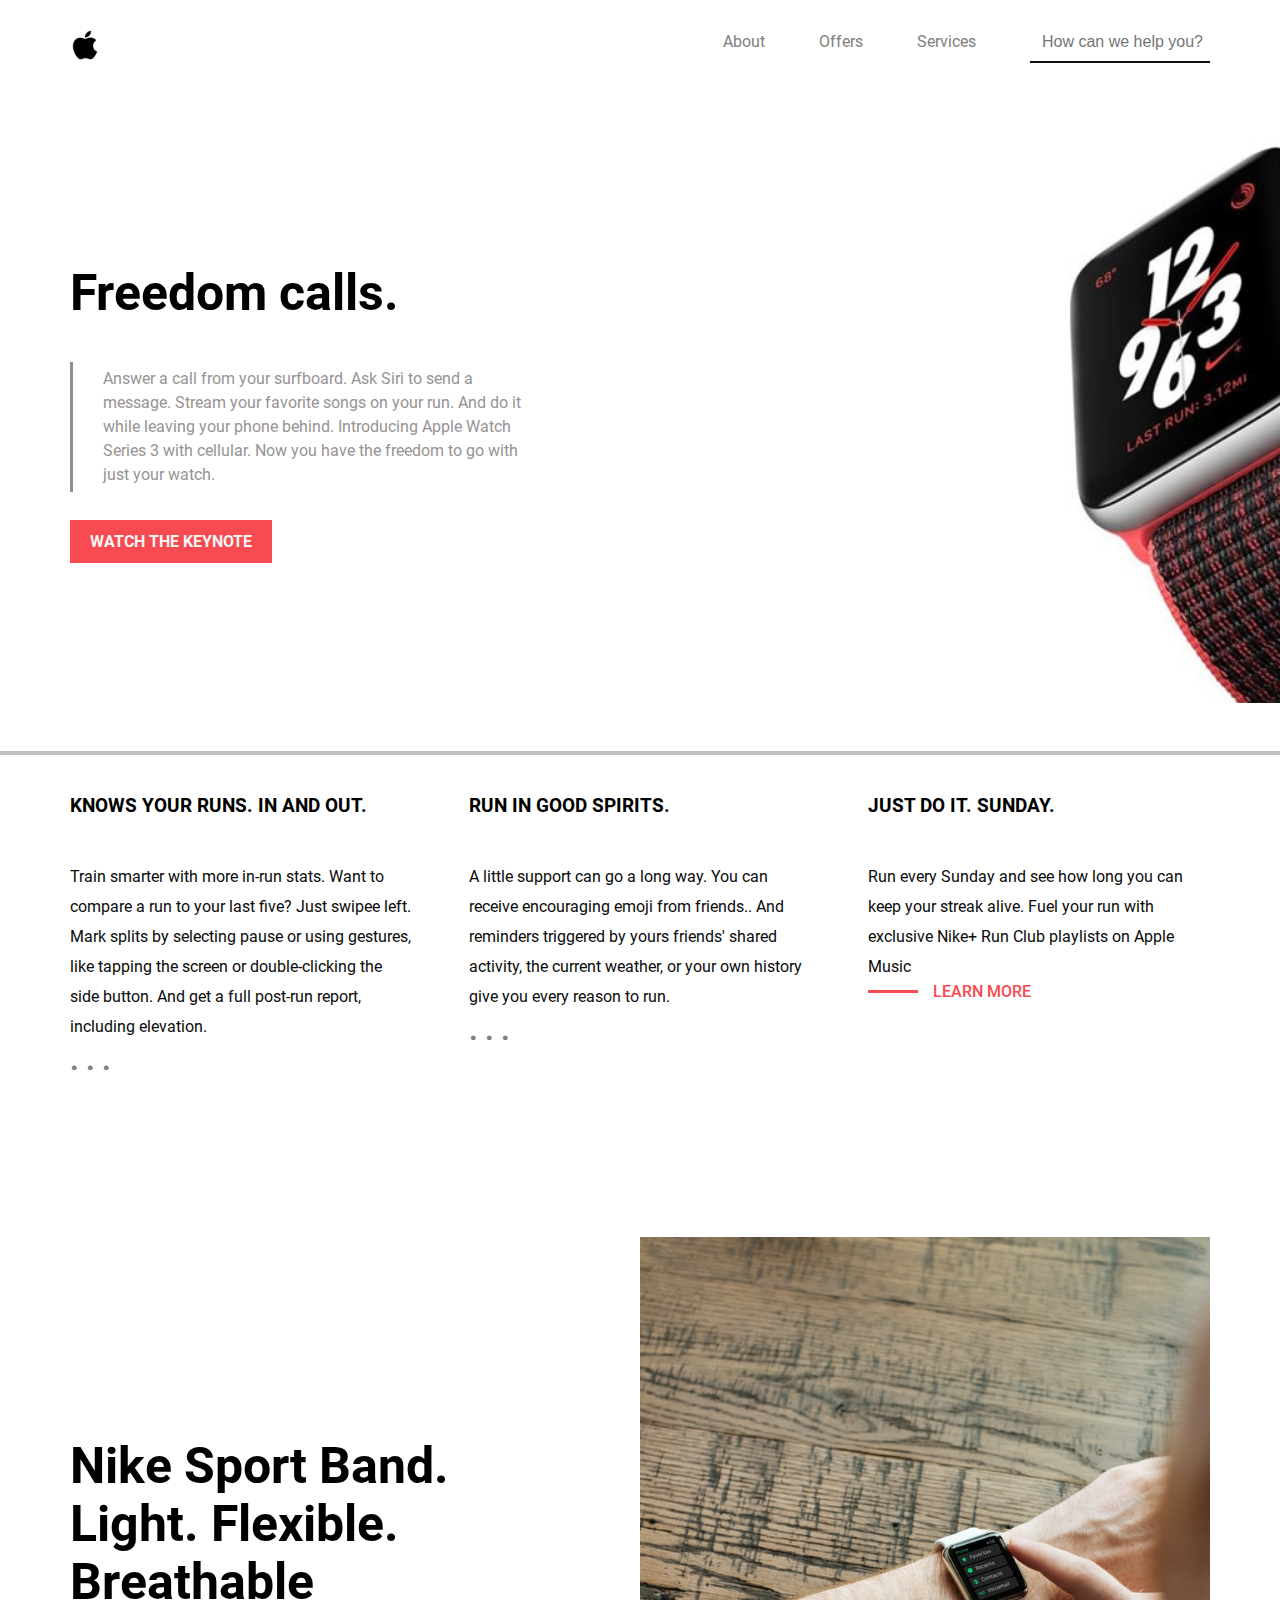
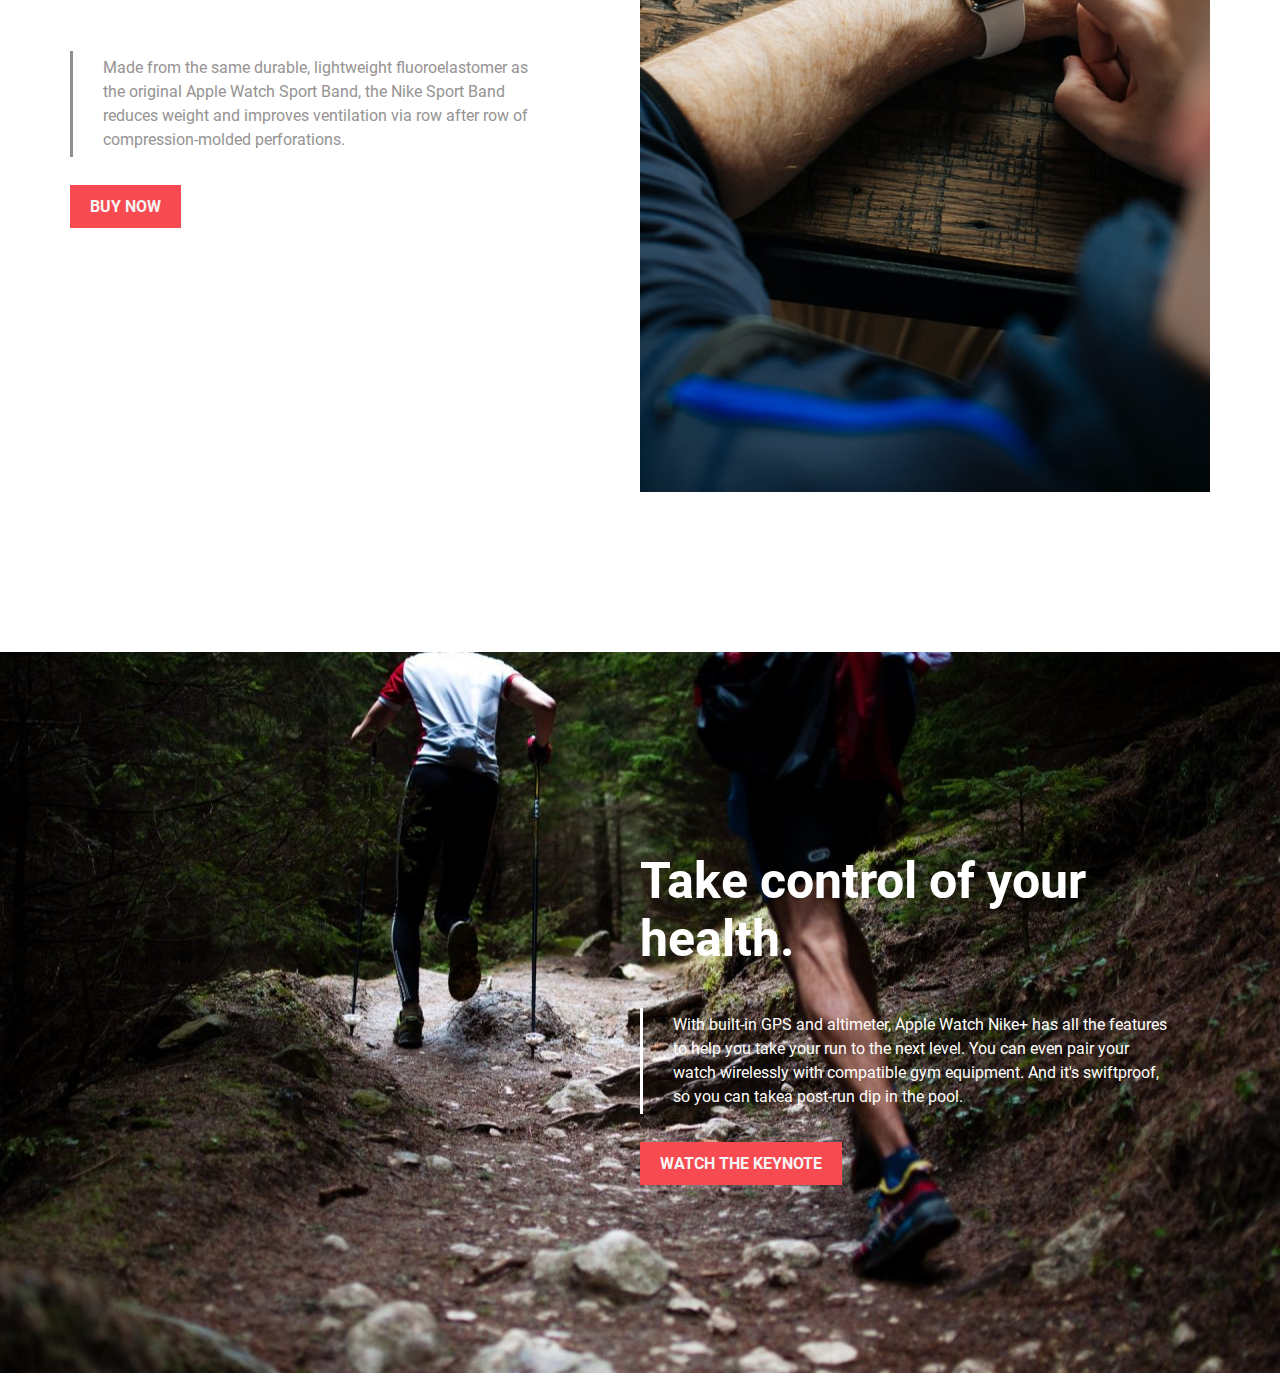
<file: index.html>
<!DOCTYPE html>
<html lang="en">
<head>
    <meta charset="UTF-8">
    <meta http-equiv="X-UA-Compatible" content="IE=edge">
    <meta name="viewport" content="width=device-width, initial-scale=1.0">
    <title>Imtihon</title>
    <link rel="stylesheet" href="./css/style.css">
</head>
<body>
    <header class="header">
        <nav class="nav">
            <div class="container">
                <a href="#">
                    <img src="./img/apple.png" alt="Apple Logo" class="logo">
                </a>
                <div class="nav-right">
                    <a href="#" class="nav-link">About</a>
                    <a href="#" class="nav-link">Offers</a>
                    <a href="#" class="nav-link">Services</a>
                    <input type="search" class="search" placeholder="How can we help you?">
                </div>
            </div>
        </nav>
        <section class="freedom">
            <div class="container">
                <div class="box">
                   <h1 class="freedom-title">Freedom calls.</h1>
                    <div class="text-div">
                        <p class="freedom-text">Answer a call from your surfboard. Ask Siri to send a message. Stream your favorite songs on your run. And do it while leaving your phone behind. Introducing Apple Watch Series 3 with cellular. Now you have the freedom to go with just your watch.</p>
                    </div>    
                    <a href="#" class="freedom-link">WATCH THE KEYNOTE</a> 
                </div>
            </div>
        </section>
    </header>
    <section class="three">
        <div class="container">
            <ul class="three-list">
                <li class="three-item">
                    <h3 class="three-title">KNOWS YOUR RUNS. IN AND OUT.</h3>
                    <p class="three-info">Train smarter with more in-run stats. Want to compare a run to your last five? Just swipee left. Mark splits by selecting pause or using gestures, like tapping the screen or double-clicking the side button. And get a full post-run report, including elevation.</p>
                    <strong class="three-dots">. . .</strong>
                </li>
                <li class="three-item">
                    <h3 class="three-title">RUN IN GOOD SPIRITS.</h3>
                    <p class="three-info">A little support can go a long way. You can receive encouraging emoji from friends.. And reminders triggered by yours friends' shared activity, the current weather, or your own history give you every reason to run.
                    </p>
                    <strong class="three-dots">. . .</strong>
                </li>
                <li class="three-item">
                    <h3 class="three-title">JUST DO IT. SUNDAY.</h3>
                    <p class="three-info">Run every Sunday and see how long you can keep your streak alive. Fuel your run with exclusive Nike+ Run Club playlists on Apple Music</p>
                        <a href="#" class="learn">
                            <hr>
                            <p>LEARN MORE</p>
                        </a>
                </li>
            </ul>
        </div>
    </section>
    <main class="main">
        <div class="container">
                <div class="box1">
                    <h1 class="freedom-title">Nike Sport Band. Light. Flexible. Breathable</h1>
                
                    <div class="text-div">
                        <p class="freedom-text">Made from the same durable, lightweight fluoroelastomer as the original Apple Watch Sport Band, the Nike Sport Band reduces weight and improves ventilation via row after row of compression-molded perforations.</p>
                    </div>    
                    <a href="#" class="freedom-link">BUY NOW</a> 
                </div>
            
        <img src="./img/time.jpg" alt="Time" class="img-time">

        </div>
    </main>
    <footer class="footer">
        <div class="container">
           <div class="box3">
            <h1 class="freedom-title">Take control of your health.</h1>
            <div class="text-div">
                <p class="control-text">With built-in GPS and altimeter, Apple Watch Nike+ has all the features to help you take your run to the next level. You can even pair your watch wirelessly with compatible gym equipment. And it's swiftproof, so you can takea post-run dip in the pool.</p>
            </div>    
            <a href="#" class="freedom-link">WATCH THE KEYNOTE</a> 
           </div> 
        </div>
    </footer>
</body>
</html>
</file>
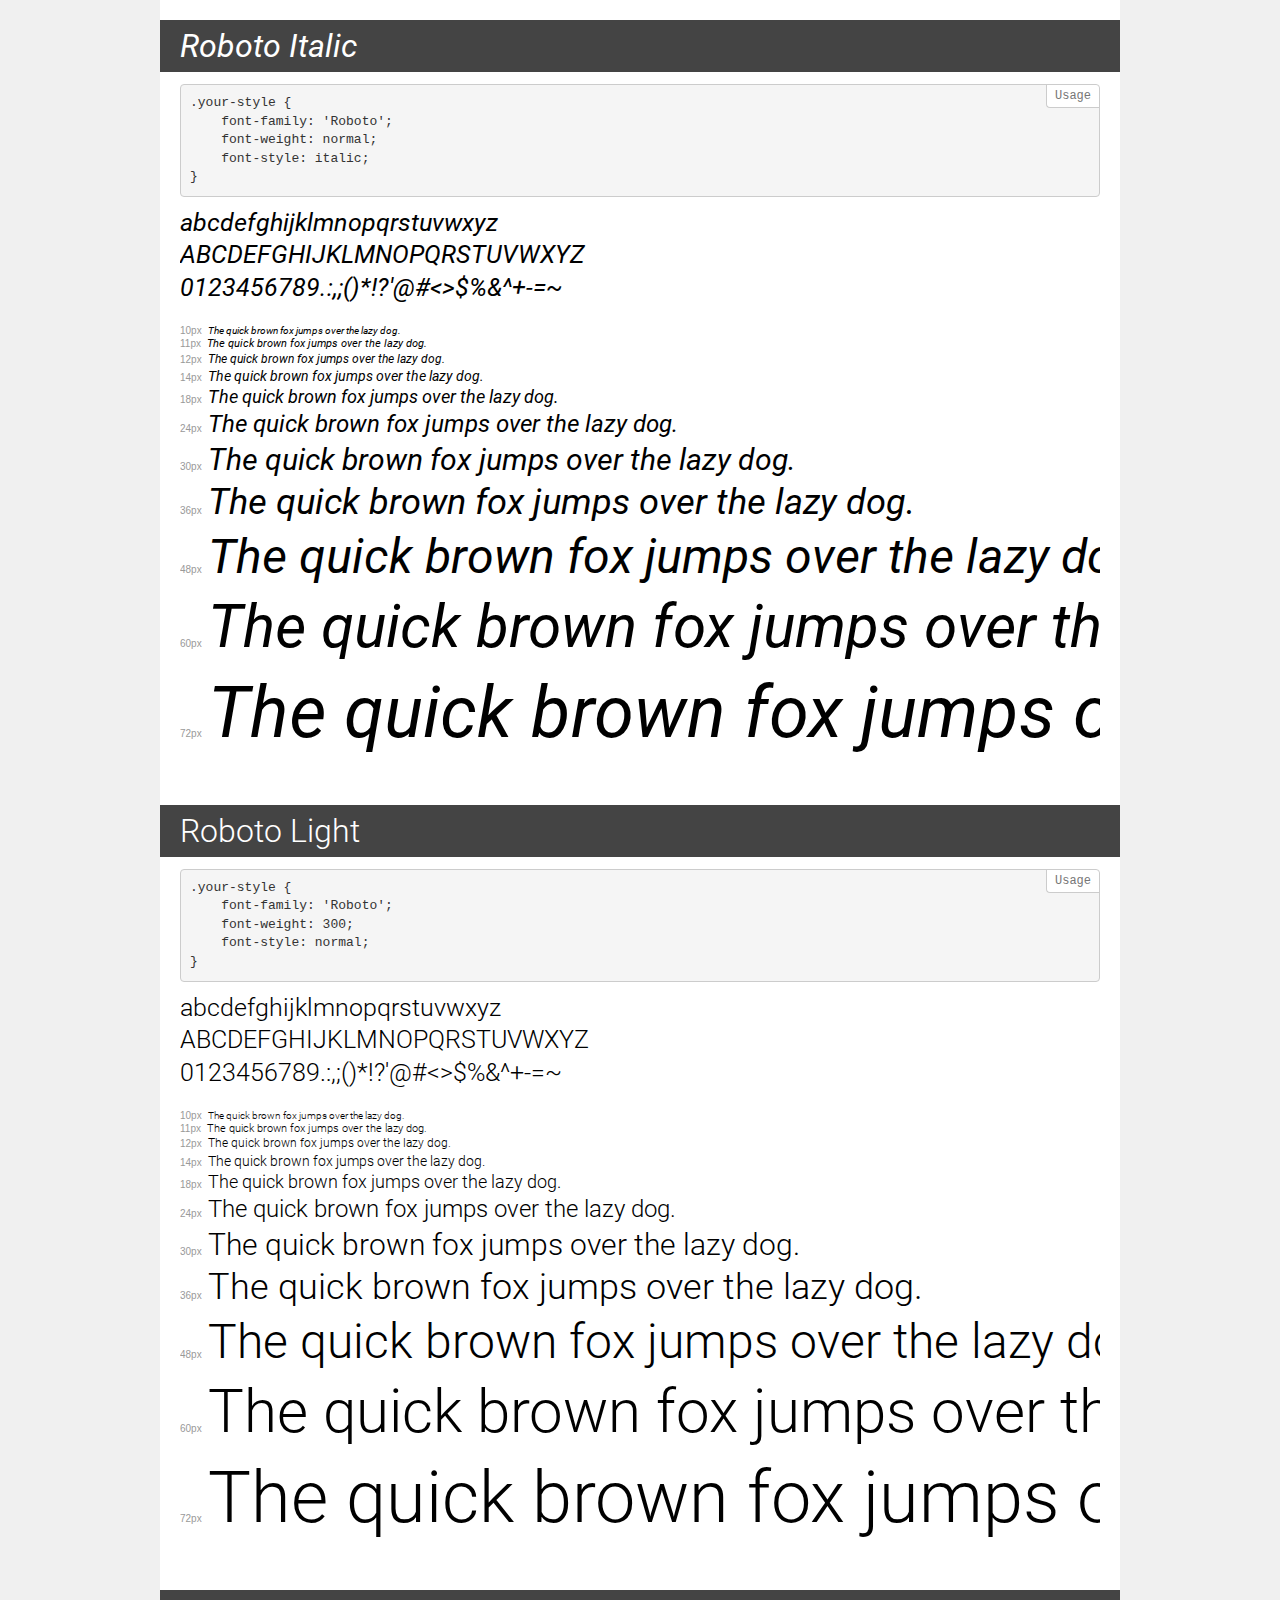
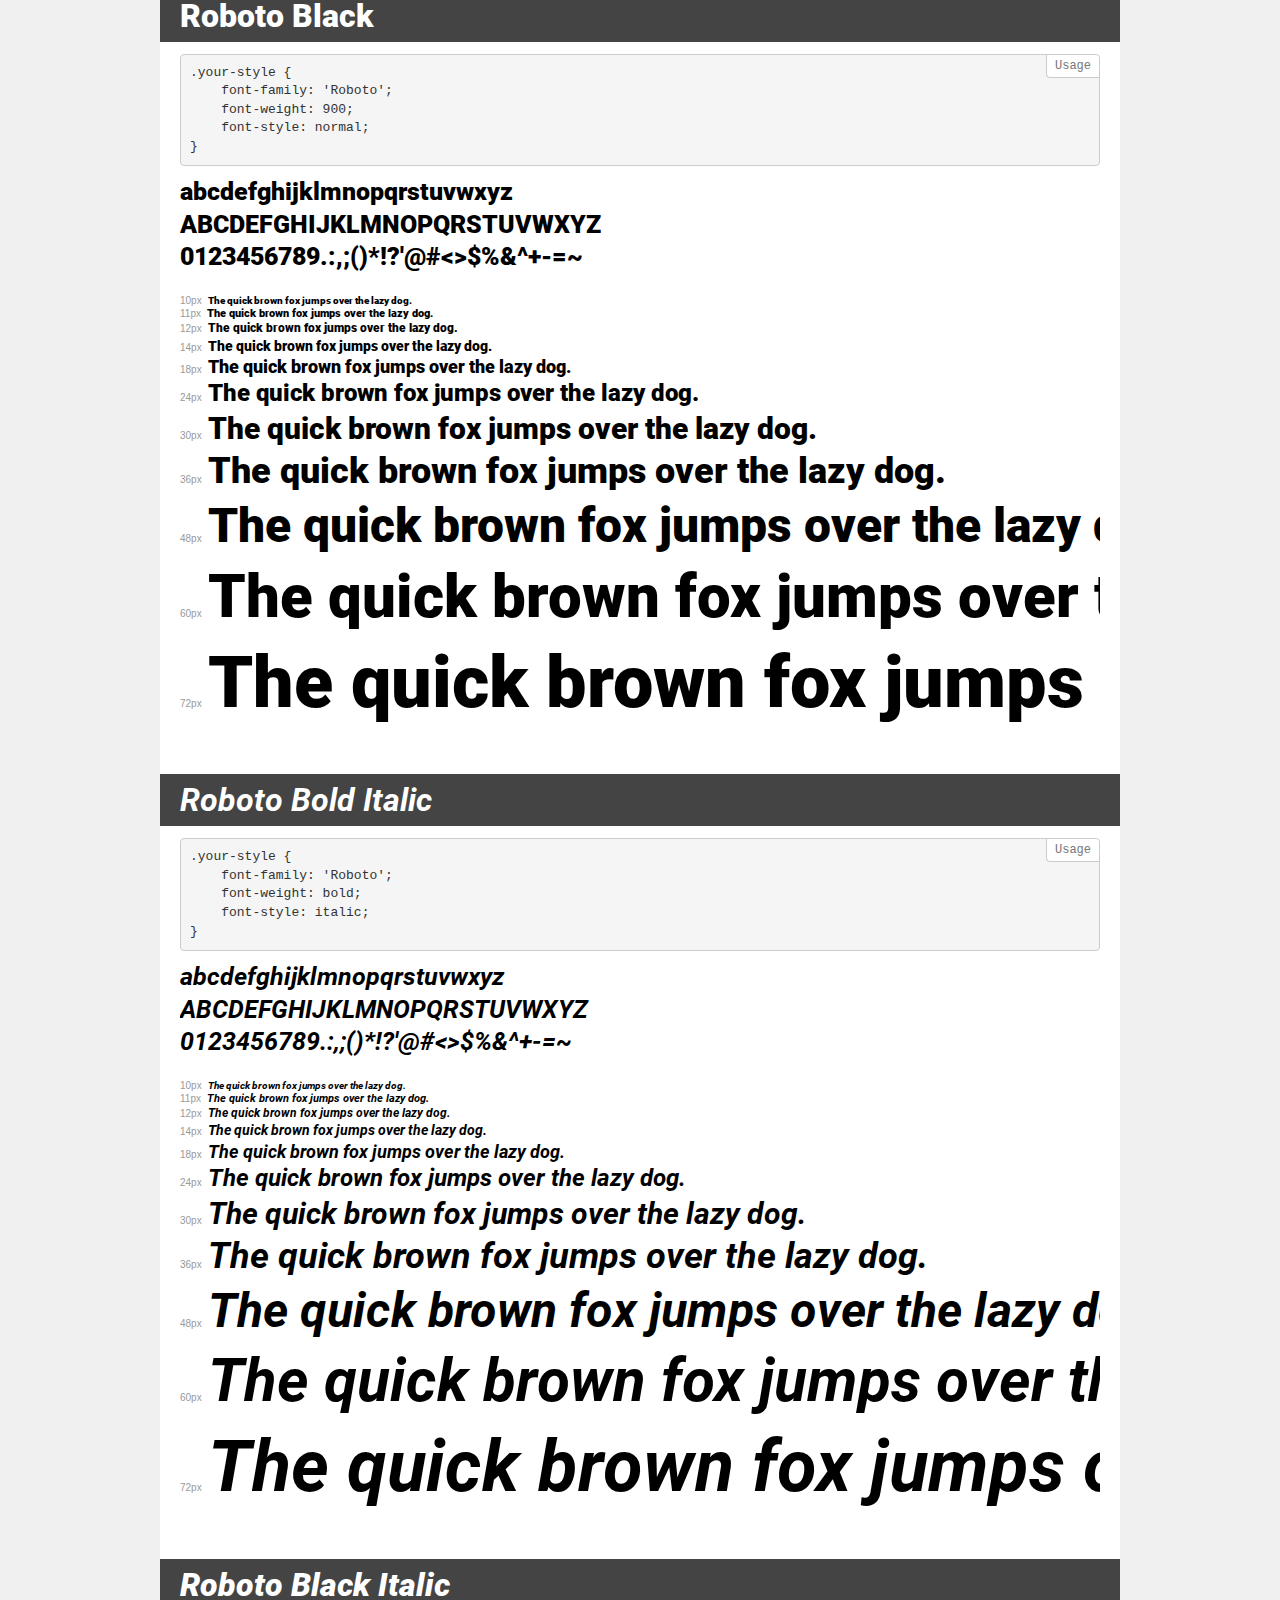
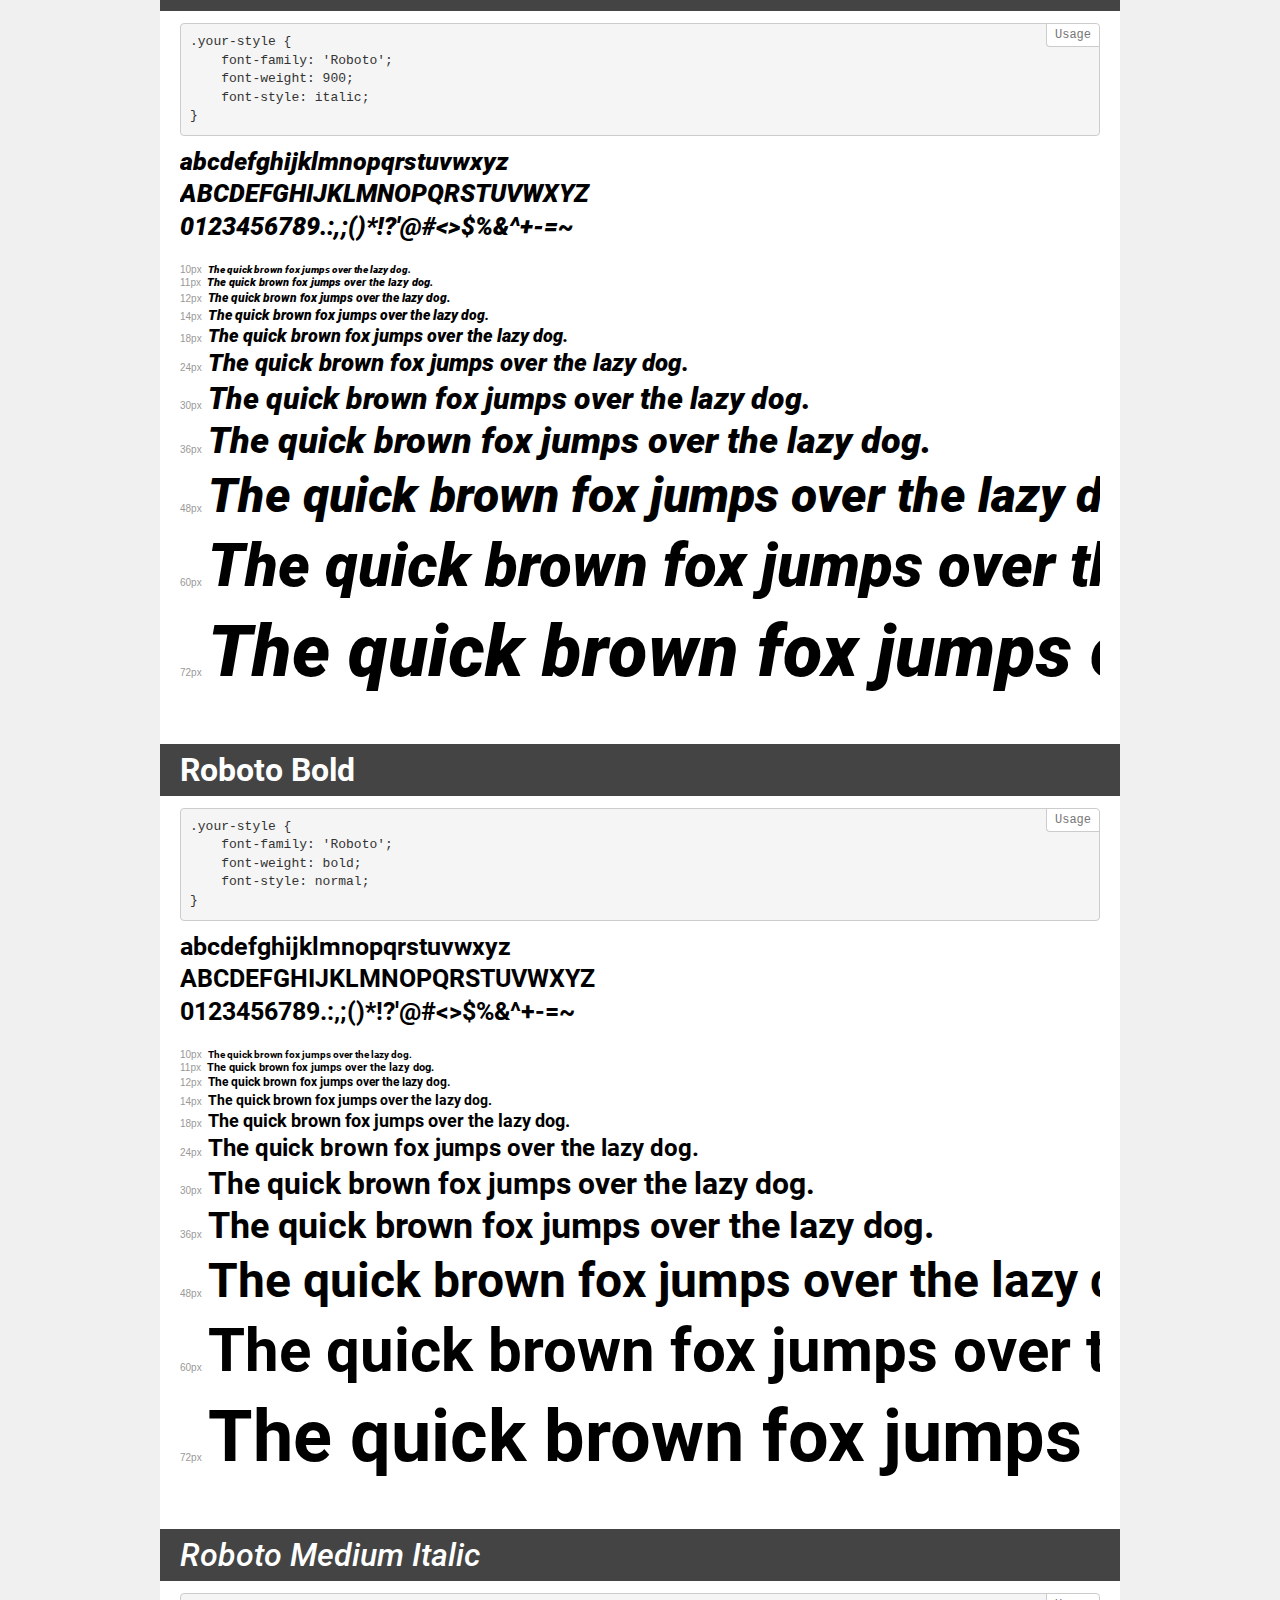
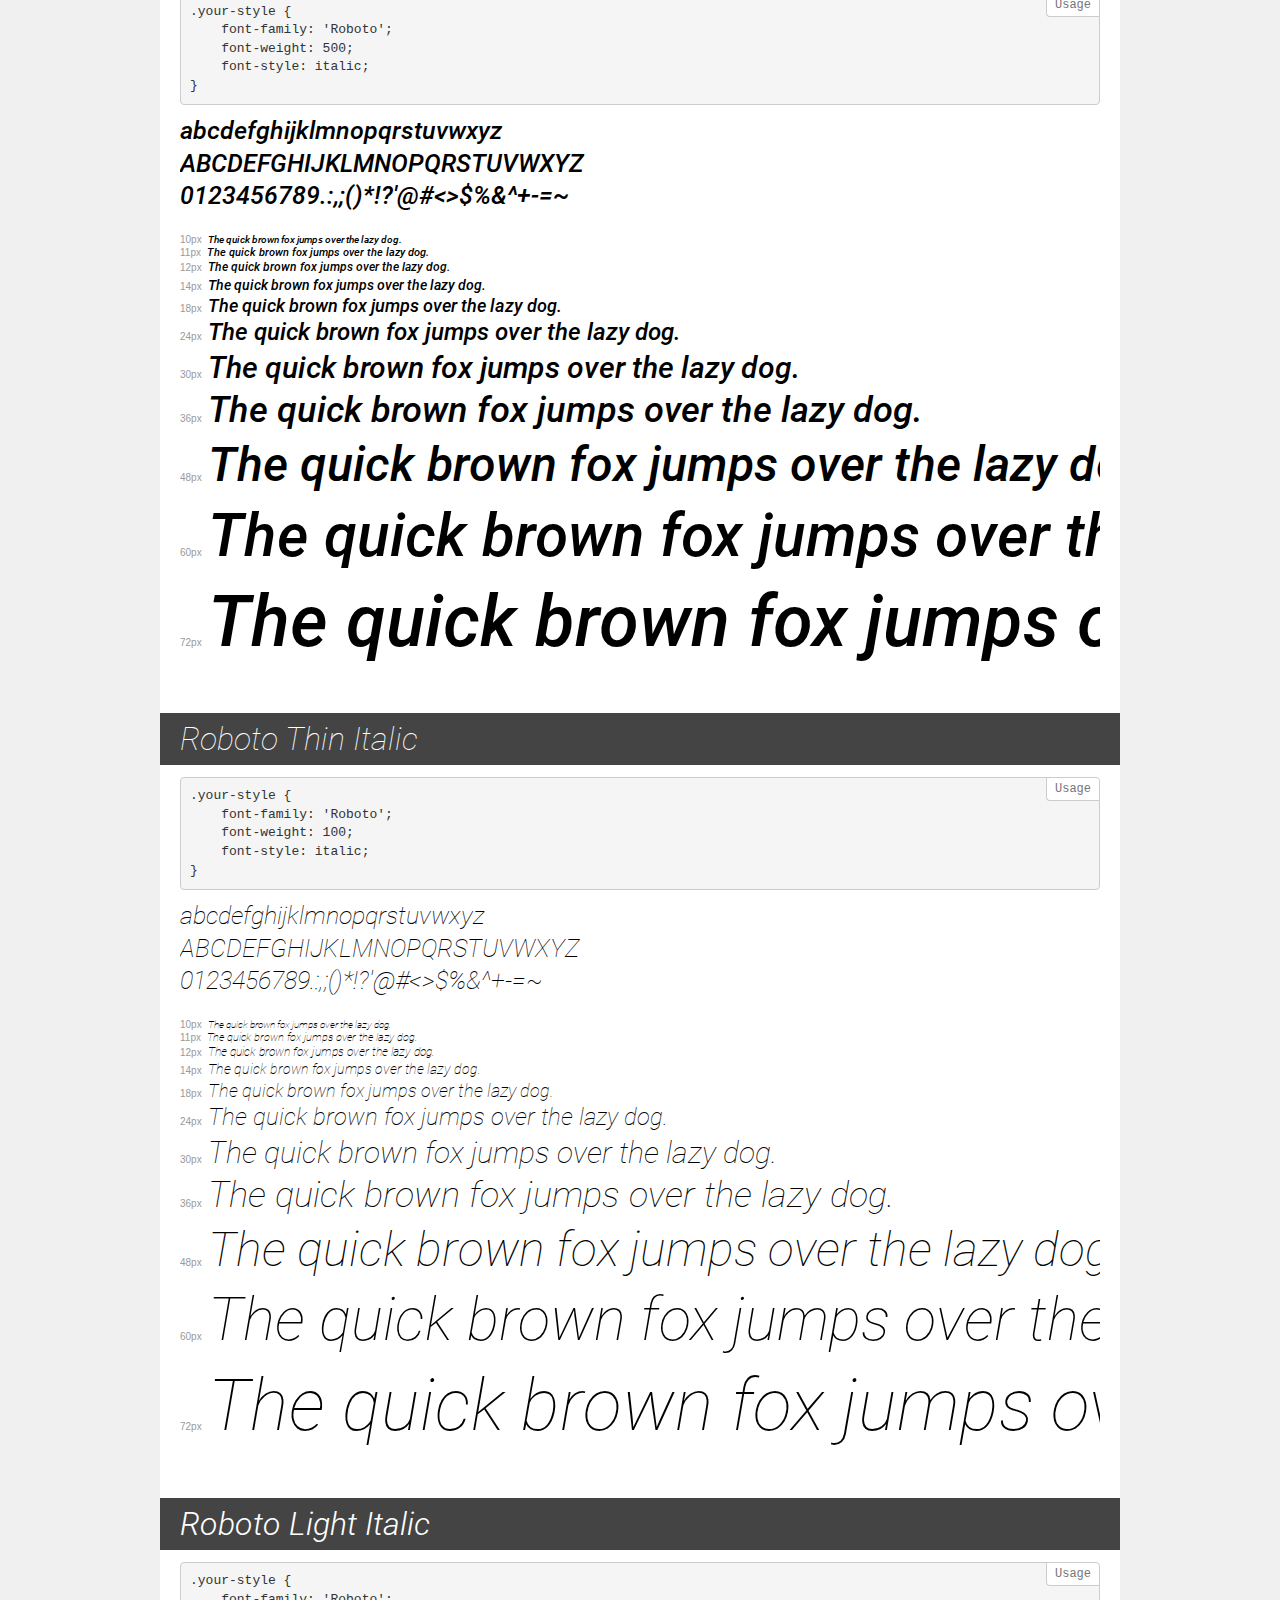
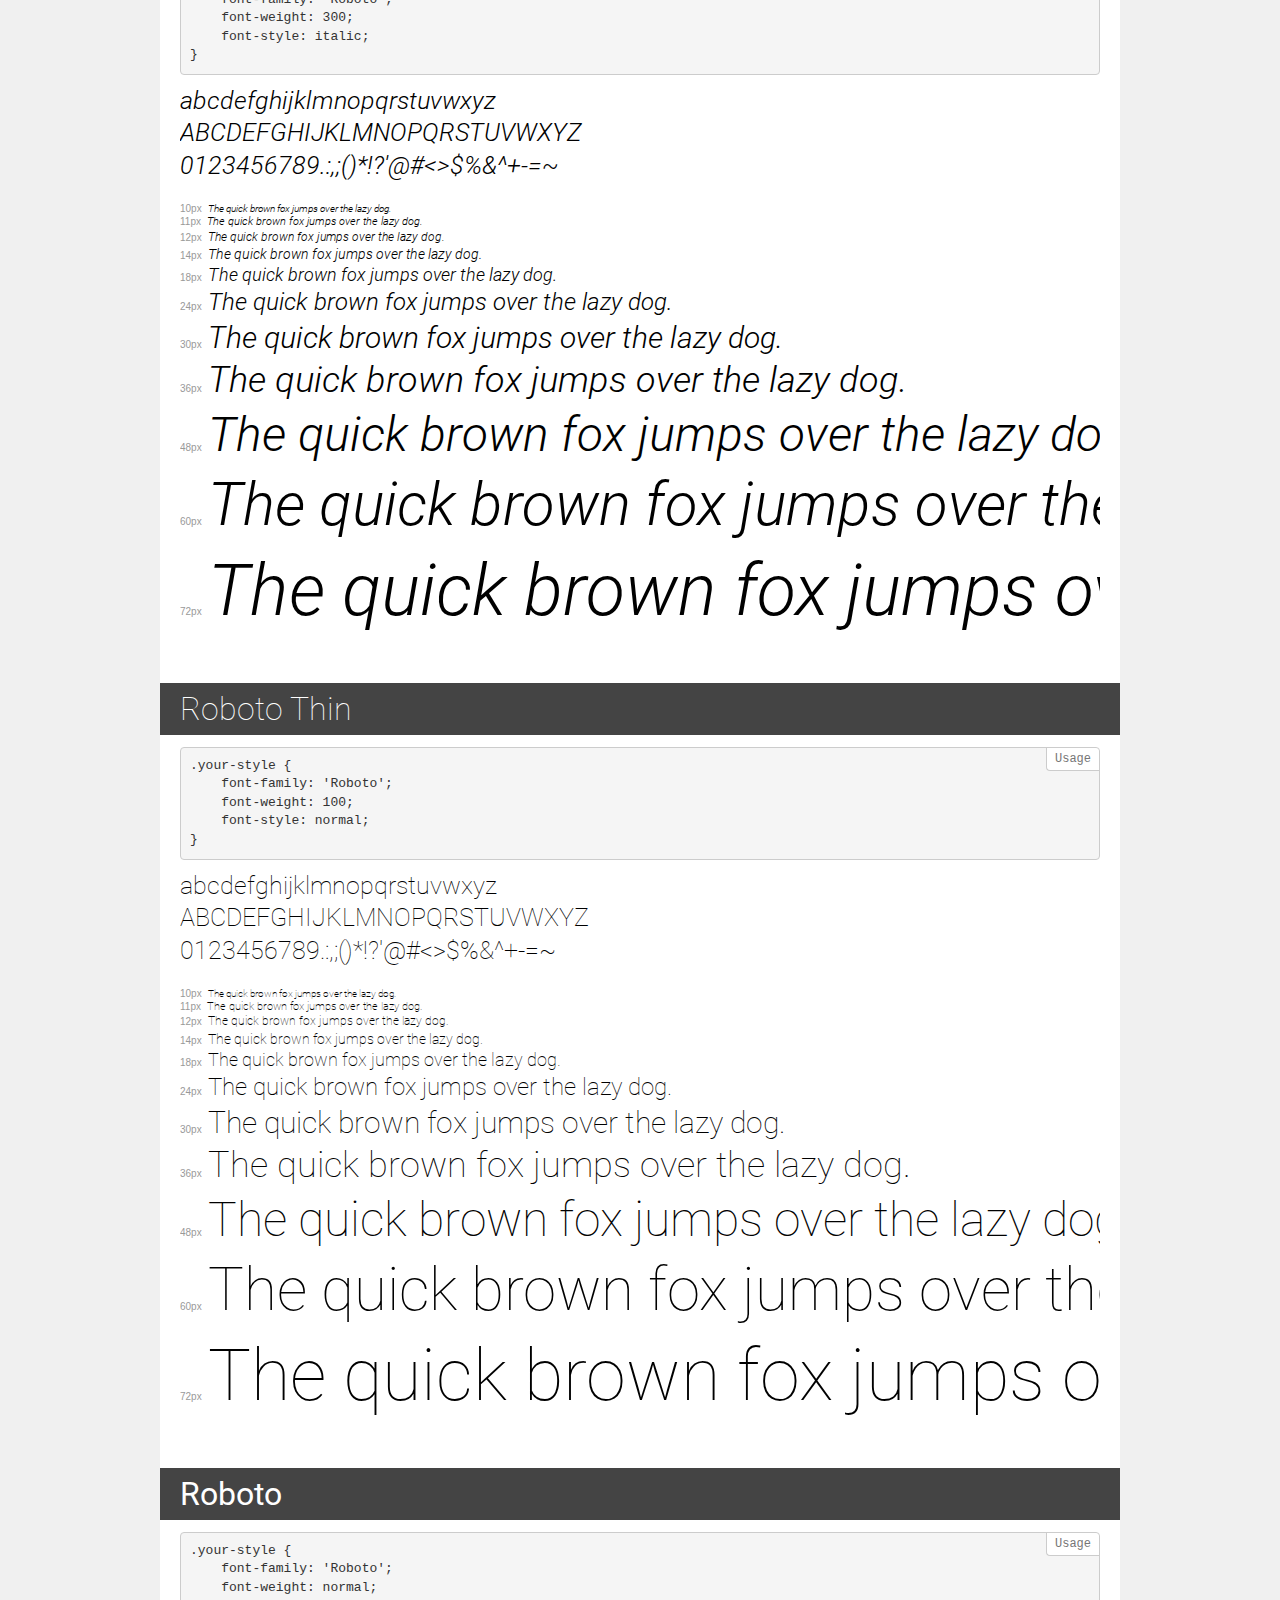
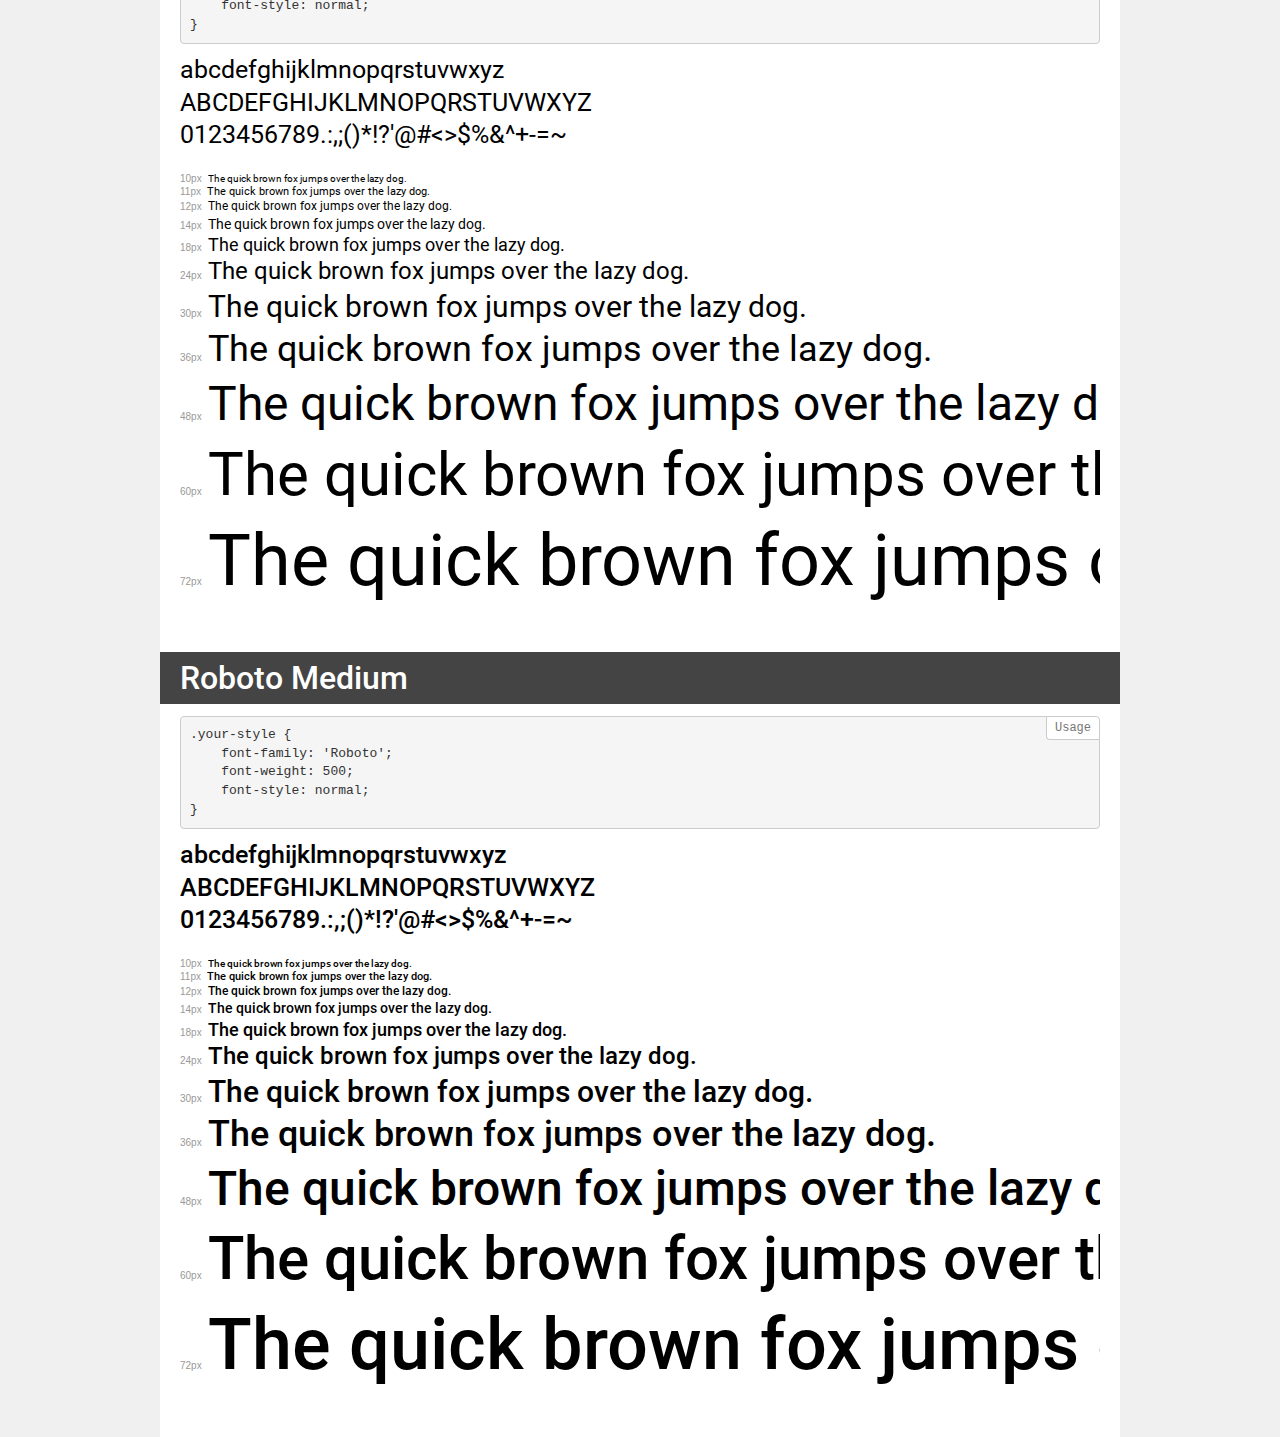
<file: css/Roboto/demo.html>
<!DOCTYPE html>
<html lang="en">
<head>
    <meta charset="utf-8">
    <meta http-equiv="X-UA-Compatible" content="IE=edge">
    <meta name="viewport" content="width=device-width, initial-scale=1">
    <meta name="robots" content="noindex, noarchive">
    <meta name="format-detection" content="telephone=no">
    <title>Transfonter demo</title>
    <link href="stylesheet.css" rel="stylesheet">
    <style>
        /*
        http://meyerweb.com/eric/tools/css/reset/
        v2.0 | 20110126
        License: none (public domain)
        */
        html, body, div, span, applet, object, iframe,
        h1, h2, h3, h4, h5, h6, p, blockquote, pre,
        a, abbr, acronym, address, big, cite, code,
        del, dfn, em, img, ins, kbd, q, s, samp,
        small, strike, strong, sub, sup, tt, var,
        b, u, i, center,
        dl, dt, dd, ol, ul, li,
        fieldset, form, label, legend,
        table, caption, tbody, tfoot, thead, tr, th, td,
        article, aside, canvas, details, embed,
        figure, figcaption, footer, header, hgroup,
        menu, nav, output, ruby, section, summary,
        time, mark, audio, video {
            margin: 0;
            padding: 0;
            border: 0;
            font-size: 100%;
            font: inherit;
            vertical-align: baseline;
        }
        /* HTML5 display-role reset for older browsers */
        article, aside, details, figcaption, figure,
        footer, header, hgroup, menu, nav, section {
            display: block;
        }
        body {
            line-height: 1;
        }
        ol, ul {
            list-style: none;
        }
        blockquote, q {
            quotes: none;
        }
        blockquote:before, blockquote:after,
        q:before, q:after {
            content: '';
            content: none;
        }
        table {
            border-collapse: collapse;
            border-spacing: 0;
        }
        /* demo styles */
        body {
            background: #f0f0f0;
            color: #000;
        }
        .page {
            background: #fff;
            width: 920px;
            margin: 0 auto;
            padding: 20px 20px 0 20px;
            overflow: hidden;
        }
        .font-container {
            overflow-x: auto;
            overflow-y: hidden;
            margin-bottom: 40px;
            line-height: 1.3;
            white-space: nowrap;
            padding-bottom: 5px;
        }
        h1 {
            position: relative;
            background: #444;
            font-size: 32px;
            color: #fff;
            padding: 10px 20px;
            margin: 0 -20px 12px -20px;
        }
        .letters {
            font-size: 25px;
            margin-bottom: 20px;
        }
        .s10:before {
            content: '10px';
        }
        .s11:before {
            content: '11px';
        }
        .s12:before {
            content: '12px';
        }
        .s14:before {
            content: '14px';
        }
        .s18:before {
            content: '18px';
        }
        .s24:before {
            content: '24px';
        }
        .s30:before {
            content: '30px';
        }
        .s36:before {
            content: '36px';
        }
        .s48:before {
            content: '48px';
        }
        .s60:before {
            content: '60px';
        }
        .s72:before {
            content: '72px';
        }
        .s10:before, .s11:before, .s12:before, .s14:before,
        .s18:before, .s24:before, .s30:before, .s36:before,
        .s48:before, .s60:before, .s72:before {
            font-family: Arial, sans-serif;
            font-size: 10px;
            font-weight: normal;
            font-style: normal;
            color: #999;
            padding-right: 6px;
        }
        pre {
            display: block;
            position: relative;
            padding: 9px;
            margin: 0 0 10px;
            font-family: Monaco, Menlo, Consolas, "Courier New", monospace;
            font-size: 13px;
            line-height: 1.428571429;
            color: #333;
            font-weight: normal;
            font-style: normal;
            background-color: #f5f5f5;
            border: 1px solid #ccc;
            overflow-x: auto;
            border-radius: 4px;
        }
        pre:after {
            display: block;
            position: absolute;
            right: 0;
            top: 0;
            content: 'Usage';
            line-height: 1;
            padding: 5px 8px;
            font-size: 12px;
            color: #767676;
            background-color: #fff;
            border: 1px solid #ccc;
            border-right: none;
            border-top: none;
            border-radius: 0 4px 0 4px;
            z-index: 10;
        }
        /* responsive */
        @media (max-width: 959px) {
            .page {
                width: auto;
                margin: 0;
            }
        }
    </style>
</head>
<body>
<div class="page">
    <div class="demo">
        <h1 style="font-family: 'Roboto'; font-weight: normal; font-style: italic;">Roboto Italic</h1>
        <pre>.your-style {
    font-family: 'Roboto';
    font-weight: normal;
    font-style: italic;
}</pre>
        <div class="font-container" style="font-family: 'Roboto'; font-weight: normal; font-style: italic;">
            <p class="letters">
                abcdefghijklmnopqrstuvwxyz<br>
ABCDEFGHIJKLMNOPQRSTUVWXYZ<br>
                0123456789.:,;()*!?'@#<>$%&^+-=~
            </p>
            <p class="s10" style="font-size: 10px;">The quick brown fox jumps over the lazy dog.</p>
            <p class="s11" style="font-size: 11px;">The quick brown fox jumps over the lazy dog.</p>
            <p class="s12" style="font-size: 12px;">The quick brown fox jumps over the lazy dog.</p>
            <p class="s14" style="font-size: 14px;">The quick brown fox jumps over the lazy dog.</p>
            <p class="s18" style="font-size: 18px;">The quick brown fox jumps over the lazy dog.</p>
            <p class="s24" style="font-size: 24px;">The quick brown fox jumps over the lazy dog.</p>
            <p class="s30" style="font-size: 30px;">The quick brown fox jumps over the lazy dog.</p>
            <p class="s36" style="font-size: 36px;">The quick brown fox jumps over the lazy dog.</p>
            <p class="s48" style="font-size: 48px;">The quick brown fox jumps over the lazy dog.</p>
            <p class="s60" style="font-size: 60px;">The quick brown fox jumps over the lazy dog.</p>
            <p class="s72" style="font-size: 72px;">The quick brown fox jumps over the lazy dog.</p>
        </div>
    </div>
    <div class="demo">
        <h1 style="font-family: 'Roboto'; font-weight: 300; font-style: normal;">Roboto Light</h1>
        <pre>.your-style {
    font-family: 'Roboto';
    font-weight: 300;
    font-style: normal;
}</pre>
        <div class="font-container" style="font-family: 'Roboto'; font-weight: 300; font-style: normal;">
            <p class="letters">
                abcdefghijklmnopqrstuvwxyz<br>
ABCDEFGHIJKLMNOPQRSTUVWXYZ<br>
                0123456789.:,;()*!?'@#<>$%&^+-=~
            </p>
            <p class="s10" style="font-size: 10px;">The quick brown fox jumps over the lazy dog.</p>
            <p class="s11" style="font-size: 11px;">The quick brown fox jumps over the lazy dog.</p>
            <p class="s12" style="font-size: 12px;">The quick brown fox jumps over the lazy dog.</p>
            <p class="s14" style="font-size: 14px;">The quick brown fox jumps over the lazy dog.</p>
            <p class="s18" style="font-size: 18px;">The quick brown fox jumps over the lazy dog.</p>
            <p class="s24" style="font-size: 24px;">The quick brown fox jumps over the lazy dog.</p>
            <p class="s30" style="font-size: 30px;">The quick brown fox jumps over the lazy dog.</p>
            <p class="s36" style="font-size: 36px;">The quick brown fox jumps over the lazy dog.</p>
            <p class="s48" style="font-size: 48px;">The quick brown fox jumps over the lazy dog.</p>
            <p class="s60" style="font-size: 60px;">The quick brown fox jumps over the lazy dog.</p>
            <p class="s72" style="font-size: 72px;">The quick brown fox jumps over the lazy dog.</p>
        </div>
    </div>
    <div class="demo">
        <h1 style="font-family: 'Roboto'; font-weight: 900; font-style: normal;">Roboto Black</h1>
        <pre>.your-style {
    font-family: 'Roboto';
    font-weight: 900;
    font-style: normal;
}</pre>
        <div class="font-container" style="font-family: 'Roboto'; font-weight: 900; font-style: normal;">
            <p class="letters">
                abcdefghijklmnopqrstuvwxyz<br>
ABCDEFGHIJKLMNOPQRSTUVWXYZ<br>
                0123456789.:,;()*!?'@#<>$%&^+-=~
            </p>
            <p class="s10" style="font-size: 10px;">The quick brown fox jumps over the lazy dog.</p>
            <p class="s11" style="font-size: 11px;">The quick brown fox jumps over the lazy dog.</p>
            <p class="s12" style="font-size: 12px;">The quick brown fox jumps over the lazy dog.</p>
            <p class="s14" style="font-size: 14px;">The quick brown fox jumps over the lazy dog.</p>
            <p class="s18" style="font-size: 18px;">The quick brown fox jumps over the lazy dog.</p>
            <p class="s24" style="font-size: 24px;">The quick brown fox jumps over the lazy dog.</p>
            <p class="s30" style="font-size: 30px;">The quick brown fox jumps over the lazy dog.</p>
            <p class="s36" style="font-size: 36px;">The quick brown fox jumps over the lazy dog.</p>
            <p class="s48" style="font-size: 48px;">The quick brown fox jumps over the lazy dog.</p>
            <p class="s60" style="font-size: 60px;">The quick brown fox jumps over the lazy dog.</p>
            <p class="s72" style="font-size: 72px;">The quick brown fox jumps over the lazy dog.</p>
        </div>
    </div>
    <div class="demo">
        <h1 style="font-family: 'Roboto'; font-weight: bold; font-style: italic;">Roboto Bold Italic</h1>
        <pre>.your-style {
    font-family: 'Roboto';
    font-weight: bold;
    font-style: italic;
}</pre>
        <div class="font-container" style="font-family: 'Roboto'; font-weight: bold; font-style: italic;">
            <p class="letters">
                abcdefghijklmnopqrstuvwxyz<br>
ABCDEFGHIJKLMNOPQRSTUVWXYZ<br>
                0123456789.:,;()*!?'@#<>$%&^+-=~
            </p>
            <p class="s10" style="font-size: 10px;">The quick brown fox jumps over the lazy dog.</p>
            <p class="s11" style="font-size: 11px;">The quick brown fox jumps over the lazy dog.</p>
            <p class="s12" style="font-size: 12px;">The quick brown fox jumps over the lazy dog.</p>
            <p class="s14" style="font-size: 14px;">The quick brown fox jumps over the lazy dog.</p>
            <p class="s18" style="font-size: 18px;">The quick brown fox jumps over the lazy dog.</p>
            <p class="s24" style="font-size: 24px;">The quick brown fox jumps over the lazy dog.</p>
            <p class="s30" style="font-size: 30px;">The quick brown fox jumps over the lazy dog.</p>
            <p class="s36" style="font-size: 36px;">The quick brown fox jumps over the lazy dog.</p>
            <p class="s48" style="font-size: 48px;">The quick brown fox jumps over the lazy dog.</p>
            <p class="s60" style="font-size: 60px;">The quick brown fox jumps over the lazy dog.</p>
            <p class="s72" style="font-size: 72px;">The quick brown fox jumps over the lazy dog.</p>
        </div>
    </div>
    <div class="demo">
        <h1 style="font-family: 'Roboto'; font-weight: 900; font-style: italic;">Roboto Black Italic</h1>
        <pre>.your-style {
    font-family: 'Roboto';
    font-weight: 900;
    font-style: italic;
}</pre>
        <div class="font-container" style="font-family: 'Roboto'; font-weight: 900; font-style: italic;">
            <p class="letters">
                abcdefghijklmnopqrstuvwxyz<br>
ABCDEFGHIJKLMNOPQRSTUVWXYZ<br>
                0123456789.:,;()*!?'@#<>$%&^+-=~
            </p>
            <p class="s10" style="font-size: 10px;">The quick brown fox jumps over the lazy dog.</p>
            <p class="s11" style="font-size: 11px;">The quick brown fox jumps over the lazy dog.</p>
            <p class="s12" style="font-size: 12px;">The quick brown fox jumps over the lazy dog.</p>
            <p class="s14" style="font-size: 14px;">The quick brown fox jumps over the lazy dog.</p>
            <p class="s18" style="font-size: 18px;">The quick brown fox jumps over the lazy dog.</p>
            <p class="s24" style="font-size: 24px;">The quick brown fox jumps over the lazy dog.</p>
            <p class="s30" style="font-size: 30px;">The quick brown fox jumps over the lazy dog.</p>
            <p class="s36" style="font-size: 36px;">The quick brown fox jumps over the lazy dog.</p>
            <p class="s48" style="font-size: 48px;">The quick brown fox jumps over the lazy dog.</p>
            <p class="s60" style="font-size: 60px;">The quick brown fox jumps over the lazy dog.</p>
            <p class="s72" style="font-size: 72px;">The quick brown fox jumps over the lazy dog.</p>
        </div>
    </div>
    <div class="demo">
        <h1 style="font-family: 'Roboto'; font-weight: bold; font-style: normal;">Roboto Bold</h1>
        <pre>.your-style {
    font-family: 'Roboto';
    font-weight: bold;
    font-style: normal;
}</pre>
        <div class="font-container" style="font-family: 'Roboto'; font-weight: bold; font-style: normal;">
            <p class="letters">
                abcdefghijklmnopqrstuvwxyz<br>
ABCDEFGHIJKLMNOPQRSTUVWXYZ<br>
                0123456789.:,;()*!?'@#<>$%&^+-=~
            </p>
            <p class="s10" style="font-size: 10px;">The quick brown fox jumps over the lazy dog.</p>
            <p class="s11" style="font-size: 11px;">The quick brown fox jumps over the lazy dog.</p>
            <p class="s12" style="font-size: 12px;">The quick brown fox jumps over the lazy dog.</p>
            <p class="s14" style="font-size: 14px;">The quick brown fox jumps over the lazy dog.</p>
            <p class="s18" style="font-size: 18px;">The quick brown fox jumps over the lazy dog.</p>
            <p class="s24" style="font-size: 24px;">The quick brown fox jumps over the lazy dog.</p>
            <p class="s30" style="font-size: 30px;">The quick brown fox jumps over the lazy dog.</p>
            <p class="s36" style="font-size: 36px;">The quick brown fox jumps over the lazy dog.</p>
            <p class="s48" style="font-size: 48px;">The quick brown fox jumps over the lazy dog.</p>
            <p class="s60" style="font-size: 60px;">The quick brown fox jumps over the lazy dog.</p>
            <p class="s72" style="font-size: 72px;">The quick brown fox jumps over the lazy dog.</p>
        </div>
    </div>
    <div class="demo">
        <h1 style="font-family: 'Roboto'; font-weight: 500; font-style: italic;">Roboto Medium Italic</h1>
        <pre>.your-style {
    font-family: 'Roboto';
    font-weight: 500;
    font-style: italic;
}</pre>
        <div class="font-container" style="font-family: 'Roboto'; font-weight: 500; font-style: italic;">
            <p class="letters">
                abcdefghijklmnopqrstuvwxyz<br>
ABCDEFGHIJKLMNOPQRSTUVWXYZ<br>
                0123456789.:,;()*!?'@#<>$%&^+-=~
            </p>
            <p class="s10" style="font-size: 10px;">The quick brown fox jumps over the lazy dog.</p>
            <p class="s11" style="font-size: 11px;">The quick brown fox jumps over the lazy dog.</p>
            <p class="s12" style="font-size: 12px;">The quick brown fox jumps over the lazy dog.</p>
            <p class="s14" style="font-size: 14px;">The quick brown fox jumps over the lazy dog.</p>
            <p class="s18" style="font-size: 18px;">The quick brown fox jumps over the lazy dog.</p>
            <p class="s24" style="font-size: 24px;">The quick brown fox jumps over the lazy dog.</p>
            <p class="s30" style="font-size: 30px;">The quick brown fox jumps over the lazy dog.</p>
            <p class="s36" style="font-size: 36px;">The quick brown fox jumps over the lazy dog.</p>
            <p class="s48" style="font-size: 48px;">The quick brown fox jumps over the lazy dog.</p>
            <p class="s60" style="font-size: 60px;">The quick brown fox jumps over the lazy dog.</p>
            <p class="s72" style="font-size: 72px;">The quick brown fox jumps over the lazy dog.</p>
        </div>
    </div>
    <div class="demo">
        <h1 style="font-family: 'Roboto'; font-weight: 100; font-style: italic;">Roboto Thin Italic</h1>
        <pre>.your-style {
    font-family: 'Roboto';
    font-weight: 100;
    font-style: italic;
}</pre>
        <div class="font-container" style="font-family: 'Roboto'; font-weight: 100; font-style: italic;">
            <p class="letters">
                abcdefghijklmnopqrstuvwxyz<br>
ABCDEFGHIJKLMNOPQRSTUVWXYZ<br>
                0123456789.:,;()*!?'@#<>$%&^+-=~
            </p>
            <p class="s10" style="font-size: 10px;">The quick brown fox jumps over the lazy dog.</p>
            <p class="s11" style="font-size: 11px;">The quick brown fox jumps over the lazy dog.</p>
            <p class="s12" style="font-size: 12px;">The quick brown fox jumps over the lazy dog.</p>
            <p class="s14" style="font-size: 14px;">The quick brown fox jumps over the lazy dog.</p>
            <p class="s18" style="font-size: 18px;">The quick brown fox jumps over the lazy dog.</p>
            <p class="s24" style="font-size: 24px;">The quick brown fox jumps over the lazy dog.</p>
            <p class="s30" style="font-size: 30px;">The quick brown fox jumps over the lazy dog.</p>
            <p class="s36" style="font-size: 36px;">The quick brown fox jumps over the lazy dog.</p>
            <p class="s48" style="font-size: 48px;">The quick brown fox jumps over the lazy dog.</p>
            <p class="s60" style="font-size: 60px;">The quick brown fox jumps over the lazy dog.</p>
            <p class="s72" style="font-size: 72px;">The quick brown fox jumps over the lazy dog.</p>
        </div>
    </div>
    <div class="demo">
        <h1 style="font-family: 'Roboto'; font-weight: 300; font-style: italic;">Roboto Light Italic</h1>
        <pre>.your-style {
    font-family: 'Roboto';
    font-weight: 300;
    font-style: italic;
}</pre>
        <div class="font-container" style="font-family: 'Roboto'; font-weight: 300; font-style: italic;">
            <p class="letters">
                abcdefghijklmnopqrstuvwxyz<br>
ABCDEFGHIJKLMNOPQRSTUVWXYZ<br>
                0123456789.:,;()*!?'@#<>$%&^+-=~
            </p>
            <p class="s10" style="font-size: 10px;">The quick brown fox jumps over the lazy dog.</p>
            <p class="s11" style="font-size: 11px;">The quick brown fox jumps over the lazy dog.</p>
            <p class="s12" style="font-size: 12px;">The quick brown fox jumps over the lazy dog.</p>
            <p class="s14" style="font-size: 14px;">The quick brown fox jumps over the lazy dog.</p>
            <p class="s18" style="font-size: 18px;">The quick brown fox jumps over the lazy dog.</p>
            <p class="s24" style="font-size: 24px;">The quick brown fox jumps over the lazy dog.</p>
            <p class="s30" style="font-size: 30px;">The quick brown fox jumps over the lazy dog.</p>
            <p class="s36" style="font-size: 36px;">The quick brown fox jumps over the lazy dog.</p>
            <p class="s48" style="font-size: 48px;">The quick brown fox jumps over the lazy dog.</p>
            <p class="s60" style="font-size: 60px;">The quick brown fox jumps over the lazy dog.</p>
            <p class="s72" style="font-size: 72px;">The quick brown fox jumps over the lazy dog.</p>
        </div>
    </div>
    <div class="demo">
        <h1 style="font-family: 'Roboto'; font-weight: 100; font-style: normal;">Roboto Thin</h1>
        <pre>.your-style {
    font-family: 'Roboto';
    font-weight: 100;
    font-style: normal;
}</pre>
        <div class="font-container" style="font-family: 'Roboto'; font-weight: 100; font-style: normal;">
            <p class="letters">
                abcdefghijklmnopqrstuvwxyz<br>
ABCDEFGHIJKLMNOPQRSTUVWXYZ<br>
                0123456789.:,;()*!?'@#<>$%&^+-=~
            </p>
            <p class="s10" style="font-size: 10px;">The quick brown fox jumps over the lazy dog.</p>
            <p class="s11" style="font-size: 11px;">The quick brown fox jumps over the lazy dog.</p>
            <p class="s12" style="font-size: 12px;">The quick brown fox jumps over the lazy dog.</p>
            <p class="s14" style="font-size: 14px;">The quick brown fox jumps over the lazy dog.</p>
            <p class="s18" style="font-size: 18px;">The quick brown fox jumps over the lazy dog.</p>
            <p class="s24" style="font-size: 24px;">The quick brown fox jumps over the lazy dog.</p>
            <p class="s30" style="font-size: 30px;">The quick brown fox jumps over the lazy dog.</p>
            <p class="s36" style="font-size: 36px;">The quick brown fox jumps over the lazy dog.</p>
            <p class="s48" style="font-size: 48px;">The quick brown fox jumps over the lazy dog.</p>
            <p class="s60" style="font-size: 60px;">The quick brown fox jumps over the lazy dog.</p>
            <p class="s72" style="font-size: 72px;">The quick brown fox jumps over the lazy dog.</p>
        </div>
    </div>
    <div class="demo">
        <h1 style="font-family: 'Roboto'; font-weight: normal; font-style: normal;">Roboto</h1>
        <pre>.your-style {
    font-family: 'Roboto';
    font-weight: normal;
    font-style: normal;
}</pre>
        <div class="font-container" style="font-family: 'Roboto'; font-weight: normal; font-style: normal;">
            <p class="letters">
                abcdefghijklmnopqrstuvwxyz<br>
ABCDEFGHIJKLMNOPQRSTUVWXYZ<br>
                0123456789.:,;()*!?'@#<>$%&^+-=~
            </p>
            <p class="s10" style="font-size: 10px;">The quick brown fox jumps over the lazy dog.</p>
            <p class="s11" style="font-size: 11px;">The quick brown fox jumps over the lazy dog.</p>
            <p class="s12" style="font-size: 12px;">The quick brown fox jumps over the lazy dog.</p>
            <p class="s14" style="font-size: 14px;">The quick brown fox jumps over the lazy dog.</p>
            <p class="s18" style="font-size: 18px;">The quick brown fox jumps over the lazy dog.</p>
            <p class="s24" style="font-size: 24px;">The quick brown fox jumps over the lazy dog.</p>
            <p class="s30" style="font-size: 30px;">The quick brown fox jumps over the lazy dog.</p>
            <p class="s36" style="font-size: 36px;">The quick brown fox jumps over the lazy dog.</p>
            <p class="s48" style="font-size: 48px;">The quick brown fox jumps over the lazy dog.</p>
            <p class="s60" style="font-size: 60px;">The quick brown fox jumps over the lazy dog.</p>
            <p class="s72" style="font-size: 72px;">The quick brown fox jumps over the lazy dog.</p>
        </div>
    </div>
    <div class="demo">
        <h1 style="font-family: 'Roboto'; font-weight: 500; font-style: normal;">Roboto Medium</h1>
        <pre>.your-style {
    font-family: 'Roboto';
    font-weight: 500;
    font-style: normal;
}</pre>
        <div class="font-container" style="font-family: 'Roboto'; font-weight: 500; font-style: normal;">
            <p class="letters">
                abcdefghijklmnopqrstuvwxyz<br>
ABCDEFGHIJKLMNOPQRSTUVWXYZ<br>
                0123456789.:,;()*!?'@#<>$%&^+-=~
            </p>
            <p class="s10" style="font-size: 10px;">The quick brown fox jumps over the lazy dog.</p>
            <p class="s11" style="font-size: 11px;">The quick brown fox jumps over the lazy dog.</p>
            <p class="s12" style="font-size: 12px;">The quick brown fox jumps over the lazy dog.</p>
            <p class="s14" style="font-size: 14px;">The quick brown fox jumps over the lazy dog.</p>
            <p class="s18" style="font-size: 18px;">The quick brown fox jumps over the lazy dog.</p>
            <p class="s24" style="font-size: 24px;">The quick brown fox jumps over the lazy dog.</p>
            <p class="s30" style="font-size: 30px;">The quick brown fox jumps over the lazy dog.</p>
            <p class="s36" style="font-size: 36px;">The quick brown fox jumps over the lazy dog.</p>
            <p class="s48" style="font-size: 48px;">The quick brown fox jumps over the lazy dog.</p>
            <p class="s60" style="font-size: 60px;">The quick brown fox jumps over the lazy dog.</p>
            <p class="s72" style="font-size: 72px;">The quick brown fox jumps over the lazy dog.</p>
        </div>
    </div>
</div>
</body>
</html>
</file>
<file: css/style.css>
*{
    box-sizing: border-box;
    margin: 0;
    padding: 0;
}

.container{
    width: 1140px;
    margin: 0 auto;
}

ul, ol{
    list-style: none;
}

body{
    font-family: 'Roboto';
}

@font-face {
    font-family: 'Roboto';
    src: url('Roboto-Italic.woff2') format('woff2'),
        url('Roboto-Italic.woff') format('woff');
    font-weight: normal;
    font-style: italic;
    font-display: swap;
}

@font-face {
    font-family: 'Roboto';
    src: url('Roboto-Light.woff2') format('woff2'),
        url('Roboto-Light.woff') format('woff');
    font-weight: 300;
    font-style: normal;
    font-display: swap;
}

@font-face {
    font-family: 'Roboto';
    src: url('Roboto-Black.woff2') format('woff2'),
        url('Roboto-Black.woff') format('woff');
    font-weight: 900;
    font-style: normal;
    font-display: swap;
}

@font-face {
    font-family: 'Roboto';
    src: url('Roboto-BoldItalic.woff2') format('woff2'),
        url('Roboto-BoldItalic.woff') format('woff');
    font-weight: bold;
    font-style: italic;
    font-display: swap;
}

@font-face {
    font-family: 'Roboto';
    src: url('Roboto-BlackItalic.woff2') format('woff2'),
        url('Roboto-BlackItalic.woff') format('woff');
    font-weight: 900;
    font-style: italic;
    font-display: swap;
}

@font-face {
    font-family: 'Roboto';
    src: url('./Roboto/Roboto-Bold.woff2') format('woff2'),
        url('./Roboto/Roboto-Bold.woff') format('woff');
    font-weight: bold;
    font-style: normal;
    font-display: swap;
}

@font-face {
    font-family: 'Roboto';
    src: url('./Roboto/Roboto-MediumItalic.woff2') format('woff2'),
        url('./Roboto/Roboto-MediumItalic.woff') format('woff');
    font-weight: 500;
    font-style: italic;
    font-display: swap;
}

@font-face {
    font-family: 'Roboto';
    src: url('./Roboto/Roboto-ThinItalic.woff2') format('woff2'),
        url('./Roboto/Roboto-ThinItalic.woff') format('woff');
    font-weight: 100;
    font-style: italic;
    font-display: swap;
}

@font-face {
    font-family: 'Roboto';
    src: url('./Roboto/Roboto-LightItalic.woff2') format('woff2'),
        url('./Roboto/Roboto-LightItalic.woff') format('woff');
    font-weight: 300;
    font-style: italic;
    font-display: swap;
}

@font-face {
    font-family: 'Roboto';
    src: url('./Roboto/Roboto-Thin.woff2') format('woff2'),
        url('./Roboto/Roboto-Thin.woff') format('woff');
    font-weight: 100;
    font-style: normal;
    font-display: swap;
}

@font-face {
    font-family: 'Roboto';
    src: url('./Roboto/Roboto-Regular.woff2') format('woff2'),
        url('./Roboto/Roboto-Regular.woff') format('woff');
    font-weight: normal;
    font-style: normal;
    font-display: swap;
}

@font-face {
    font-family: 'Roboto';
    src: url('./Roboto/Roboto-Medium.woff2') format('woff2'),
        url('./Roboto/Roboto-Medium.woff') format('woff');
    font-weight: 500;
    font-style: normal;
    font-display: swap;
}

.nav .container{
    display: flex;
    align-items: center;
    margin-top: 30px;
    justify-content: space-between;
}

.logo{
    width: 30px;
}

.nav-link{
    margin-right: 50px;
    text-decoration: none;
    color: gray;
}

.nav-link:hover{
    color: darkgray;
}

.search{
    border: none;
    border-bottom: 2px solid rgb(17, 17, 17);
    text-align: center;
    padding: 0px;
    width: 180px;
    padding-bottom: 10px;
    font-size: 16px;
    color: rgb(56, 53, 53);
}

.search::placeholder{
    font-size: 16px; 
    padding-left: 5px;
}

.search:hover{
    border-color: gray;
}

.search:active{
    border: none;
    outline: none;
}

.search:focus{
    outline: none;
}

.search::-ms-clear {  display: none; width : 0; height: 0; }
.search::-ms-reveal {  display: none; width : 0; height: 0; }
.search::-webkit-search-decoration,
.search::-webkit-search-cancel-button,
.search::-webkit-search-results-button,
.search::-webkit-search-results-decoration { display: none; }

.search::-ms-clear {  display: none; width : 0; height: 0; }
.search::-ms-reveal {  display: none; width : 0; height: 0; }
.search::-webkit-search-decoration,
.search::-webkit-search-cancel-button,
.search::-webkit-search-results-button,
.search::-webkit-search-results-decoration { display: none; }

.box{
    width: 45%;
}

.text-div{
    padding: 5px;
    padding-left: 30px;
    margin: 40px 0;
    border-left: 3px solid rgb(148, 143, 143);
    margin-right: 38px;
    color: rgb(150, 147, 147);
    line-height: 24px;
    font-weight: 400;
}

.freedom{
    background-image: url(../img/watch.png);
    background-repeat: no-repeat;
    background-position: right -500px center;
    padding: 200px 0;
    background-size: 800px;
    border-bottom: 4px solid rgb(192, 192, 192);
}

.freedom-title{
    font-size: 50px;
}

.freedom-link{
    text-decoration: none;
    color: rgb(245, 245, 245);
    background-color: #f74a51;
    padding: 12px 20px;
    font-weight: 600;
}

.freedom-link:hover{
    background-color: #c72b30;
    color: #fff;
}

.main{
    padding: 160px 0;
   
}

.img-time{
    width: 50%;
    margin-left: 60px;
}

.main .container{
    display: flex;
}

.box1{
    width: 45%;
    margin-top: 200px;
}

.three-item{
    width: 30%;
}

.three-list{
    display: flex;
    justify-content: space-between;
}

.three-title{
    margin: 40px 0;
    margin-bottom: 45px;

}

.three-info{
    color: rgb(10, 10, 10);
    line-height: 30px;
}

.three-dots{
    font-size: 30px;
    color: gray;
}

.learn{
    color: #f74a51;
    text-decoration: none;
    font-weight: 500;
    display: flex;
    align-items: center;
}

.learn:hover{
    color: #c72b30;
}

.learn hr{
    width: 50px;
    height: 3px;
    margin-right: 15px;
    background-color: #f74a51;
    border: none;
}

.learn:hover hr{
    background-color: #c72b30 ;
}

.box3{
    width: 50%;
    color: white;
}

.footer > .container{
    display: flex;
    justify-content: flex-end;
}

.footer{
    padding: 200px 0;
    background-image: url("../img/norway.jpg");
    background-repeat: no-repeat;
    background-position: center;
}

.control-text{
    color: #fff;
}

.box3 > .text-div{
    border-color: #fff;
}
</file>
<file: css/Roboto/stylesheet.css>
@font-face {
    font-family: 'Roboto';
    src: url('Roboto-Italic.woff2') format('woff2'),
        url('Roboto-Italic.woff') format('woff');
    font-weight: normal;
    font-style: italic;
    font-display: swap;
}

@font-face {
    font-family: 'Roboto';
    src: url('Roboto-Light.woff2') format('woff2'),
        url('Roboto-Light.woff') format('woff');
    font-weight: 300;
    font-style: normal;
    font-display: swap;
}

@font-face {
    font-family: 'Roboto';
    src: url('Roboto-Black.woff2') format('woff2'),
        url('Roboto-Black.woff') format('woff');
    font-weight: 900;
    font-style: normal;
    font-display: swap;
}

@font-face {
    font-family: 'Roboto';
    src: url('Roboto-BoldItalic.woff2') format('woff2'),
        url('Roboto-BoldItalic.woff') format('woff');
    font-weight: bold;
    font-style: italic;
    font-display: swap;
}

@font-face {
    font-family: 'Roboto';
    src: url('Roboto-BlackItalic.woff2') format('woff2'),
        url('Roboto-BlackItalic.woff') format('woff');
    font-weight: 900;
    font-style: italic;
    font-display: swap;
}

@font-face {
    font-family: 'Roboto';
    src: url('Roboto-Bold.woff2') format('woff2'),
        url('Roboto-Bold.woff') format('woff');
    font-weight: bold;
    font-style: normal;
    font-display: swap;
}

@font-face {
    font-family: 'Roboto';
    src: url('Roboto-MediumItalic.woff2') format('woff2'),
        url('Roboto-MediumItalic.woff') format('woff');
    font-weight: 500;
    font-style: italic;
    font-display: swap;
}

@font-face {
    font-family: 'Roboto';
    src: url('Roboto-ThinItalic.woff2') format('woff2'),
        url('Roboto-ThinItalic.woff') format('woff');
    font-weight: 100;
    font-style: italic;
    font-display: swap;
}

@font-face {
    font-family: 'Roboto';
    src: url('Roboto-LightItalic.woff2') format('woff2'),
        url('Roboto-LightItalic.woff') format('woff');
    font-weight: 300;
    font-style: italic;
    font-display: swap;
}

@font-face {
    font-family: 'Roboto';
    src: url('Roboto-Thin.woff2') format('woff2'),
        url('Roboto-Thin.woff') format('woff');
    font-weight: 100;
    font-style: normal;
    font-display: swap;
}

@font-face {
    font-family: 'Roboto';
    src: url('Roboto-Regular.woff2') format('woff2'),
        url('Roboto-Regular.woff') format('woff');
    font-weight: normal;
    font-style: normal;
    font-display: swap;
}

@font-face {
    font-family: 'Roboto';
    src: url('Roboto-Medium.woff2') format('woff2'),
        url('Roboto-Medium.woff') format('woff');
    font-weight: 500;
    font-style: normal;
    font-display: swap;
}
</file>
